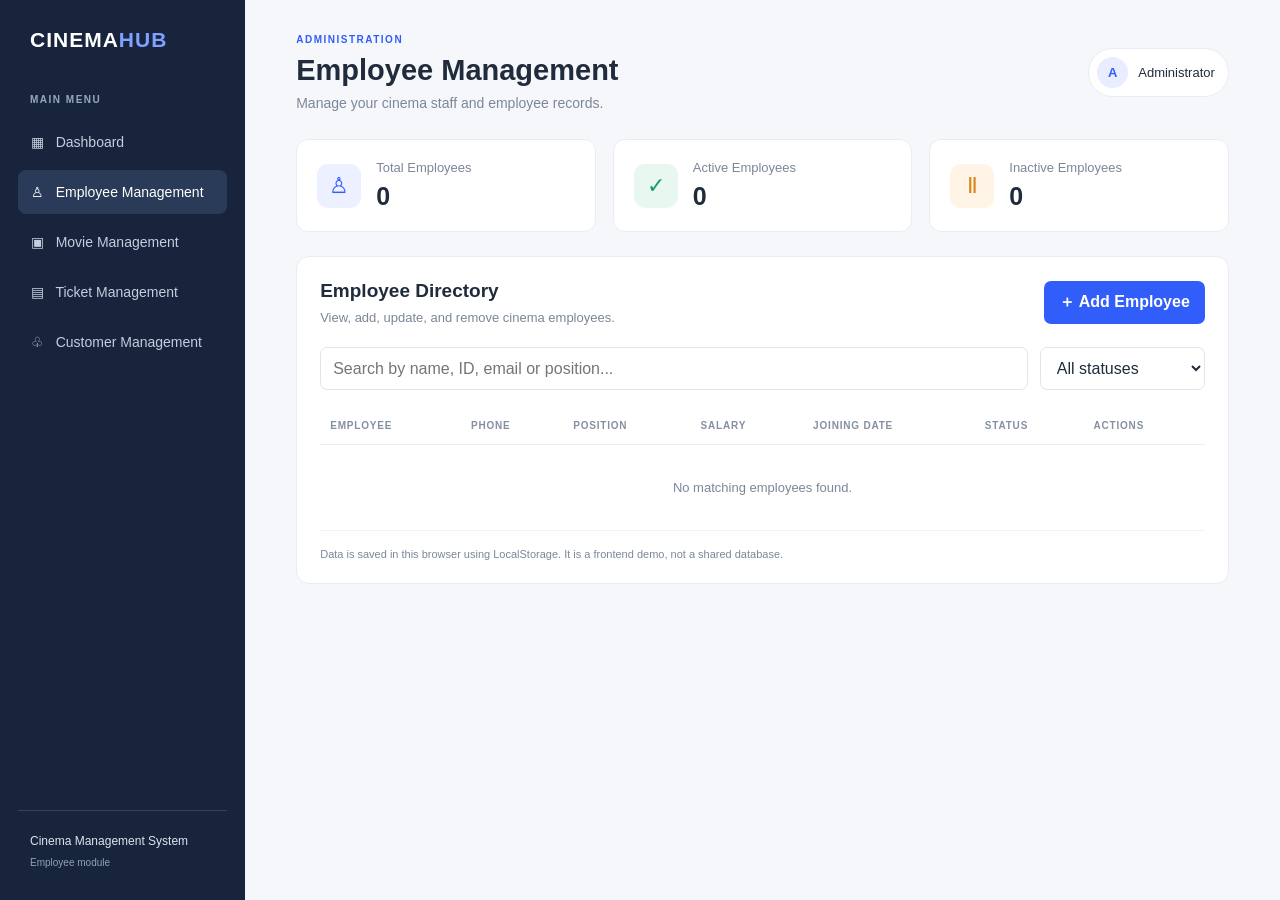
<file: index.html>
<!DOCTYPE html>
<html lang="en">
<head>
  <meta charset="UTF-8">
  <meta name="viewport" content="width=device-width, initial-scale=1.0">
  <title>Cinema Management - Employee Module</title>
  <link rel="stylesheet" href="style.css">
</head>
<body>
  <aside class="sidebar">
    <div class="brand">CINEMA<span>HUB</span></div>
    <p class="menu-label">MAIN MENU</p>
    <a class="nav-link" href="#" aria-label="Dashboard">▦ &nbsp; Dashboard</a>
    <a class="nav-link active" href="#">♙ &nbsp; Employee Management</a>
    <a class="nav-link" href="#">▣ &nbsp; Movie Management</a>
    <a class="nav-link" href="#">▤ &nbsp; Ticket Management</a>
    <a class="nav-link" href="#">♧ &nbsp; Customer Management</a>
    <div class="sidebar-note">Cinema Management System<br><small>Employee module</small></div>
  </aside>

  <main class="main">
    <header class="topbar">
      <div>
        <p class="eyebrow">ADMINISTRATION</p>
        <h1>Employee Management</h1>
        <p class="subheading">Manage your cinema staff and employee records.</p>
      </div>
      <div class="admin-chip"><span class="avatar">A</span><span>Administrator</span></div>
    </header>

   <section class="stats">
      <article class="stat-card"><div class="stat-icon blue">♙</div><div><p>Total Employees</p><strong id="totalEmployees">0</strong></div></article>
      <article class="stat-card"><div class="stat-icon green">✓</div><div><p>Active Employees</p><strong id="activeEmployees">0</strong></div></article>
      <article class="stat-card"><div class="stat-icon orange">Ⅱ</div><div><p>Inactive Employees</p><strong id="inactiveEmployees">0</strong></div></article>
    </section> 
	

    <section class="panel">
      <div class="panel-heading">
        <div><h2>Employee Directory</h2><p>View, add, update, and remove cinema employees.</p></div>
        <button class="primary-btn" id="addEmployeeBtn">＋ Add Employee</button>
      </div>
      <div class="toolbar">
        <input id="searchInput" type="search" placeholder="Search by name, ID, email or position..." aria-label="Search employees">
        <select id="statusFilter" aria-label="Filter by status">
          <option value="all">All statuses</option>
          <option value="Active">Active</option>
          <option value="Inactive">Inactive</option>
        </select>
      </div>
      <div class="table-wrap">
        <table>
          <thead><tr><th>EMPLOYEE</th><th>PHONE</th><th>POSITION</th><th>SALARY</th><th>JOINING DATE</th><th>STATUS</th><th>ACTIONS</th></tr></thead>
          <tbody id="employeeTable">
            <tr><td colspan="7" class="empty">No employees yet. Select “Add Employee” to create your first record.</td></tr>
          </tbody>
        </table>
      </div>
      <p class="footnote">Data is saved in this browser using LocalStorage. It is a frontend demo, not a shared database.</p>
    </section>
  </main>

  <dialog id="employeeDialog">
    <form id="employeeForm">
      <div class="dialog-heading"><div><p class="eyebrow">EMPLOYEE RECORD</p><h2 id="dialogTitle">Add Employee</h2></div><button type="button" class="close-btn" id="closeDialog" aria-label="Close">×</button></div>
      <input type="hidden" id="employeeId">
      <div class="form-grid">
        <label>Full name *<input id="name" required maxlength="60" placeholder="e.g. Rahim Ahmed"></label>
        <label>Phone number *<input id="phone" required type="tel" maxlength="20" placeholder="01XXXXXXXXX"></label>
        <label>Email address *<input id="email" required type="email" maxlength="80" placeholder="name@example.com"></label>
        <label>Position *
          <select id="position" required>
            <option value="">Select position</option>
            <option>Manager</option><option>Ticket Seller</option><option>Cashier</option>
            <option>Security Guard</option><option>Projectionist</option><option>Cleaner</option><option>Customer Support</option>
          </select>
        </label>
        <label>Monthly salary (৳) *<input id="salary" required type="number" min="0" step="1" placeholder="e.g. 18000"></label>
        <label>Joining date *<input id="joiningDate" required type="date"></label>
        <label>Status
          <select id="status"><option>Active</option><option>Inactive</option></select>
        </label>
      </div>
      <div class="dialog-actions"><button type="button" class="secondary-btn" id="cancelBtn">Cancel</button><button type="submit" class="primary-btn">Save Employee</button></div>
    </form>
  </dialog>
  <script src="script.js"></script>
</body>
</html>
</file>
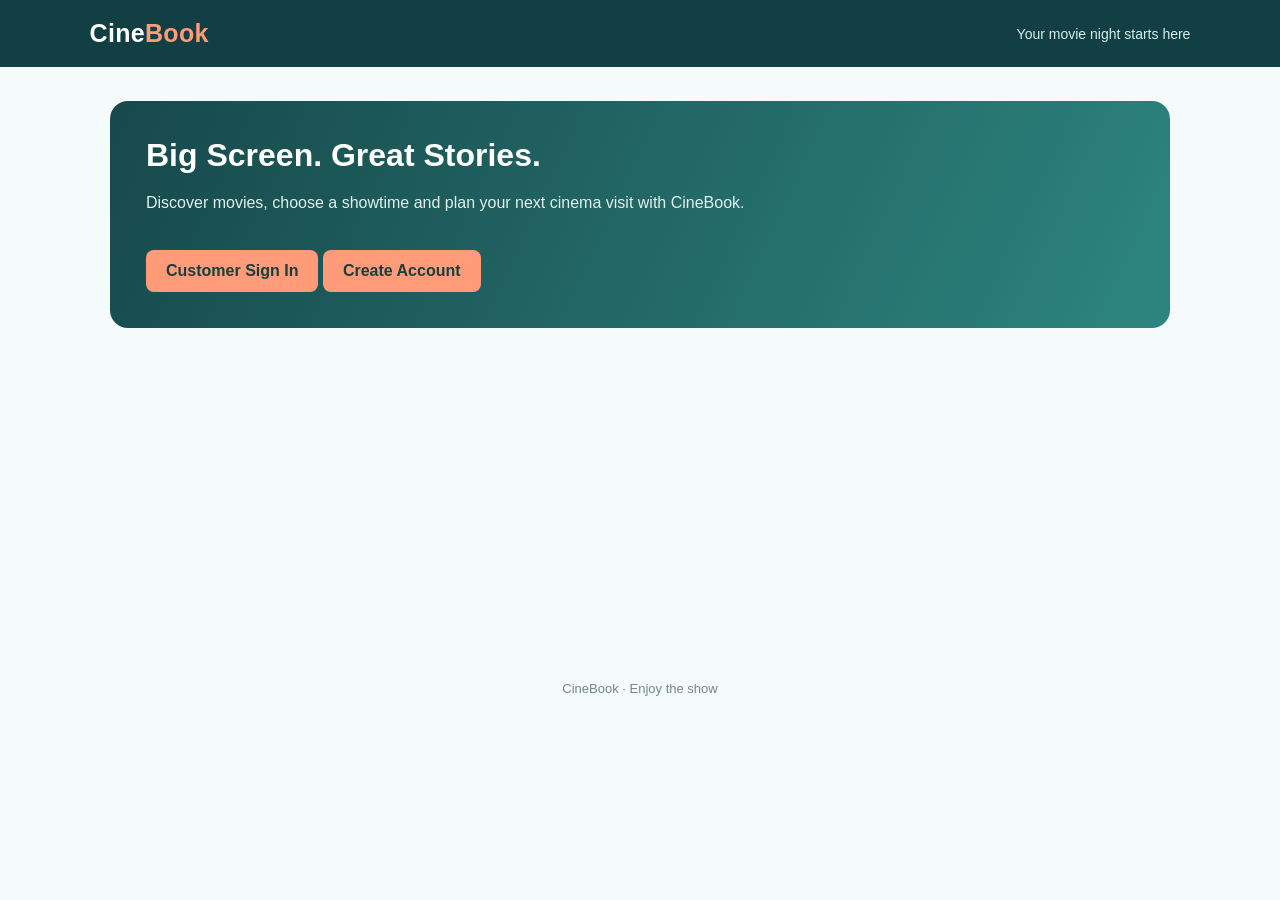
<file: Customer_cinema/index.html>
<!DOCTYPE html>
<html lang="en">

<head>
    <meta charset="UTF-8">
    <meta name="viewport" content="width=device-width, initial-scale=1.0">

    <title>CineBook Customer</title>

    <link rel="stylesheet" href="Design/customer-style.css">
</head>

<body>

    <header>

        <a class="brand" href="index.html">
            Cine<span>Book</span>
        </a>

        <span class="tagline">Your movie night starts here</span>

    </header>

    <main>

        <section class="hero">

            <h1>Big Screen. Great Stories.</h1>

            <p>
                Discover movies, choose a showtime and plan your next cinema visit with CineBook.
            </p>

            <a class="button" href="Customer/CustomerLogin.html">
                Customer Sign In
            </a>

            <a class="button" href="Customer/CustomerRegistration.html">
                Create Account
            </a>

        </section>


    </main>

    <footer>
        CineBook · Enjoy the show
    </footer>

</body>

</html>
</file>
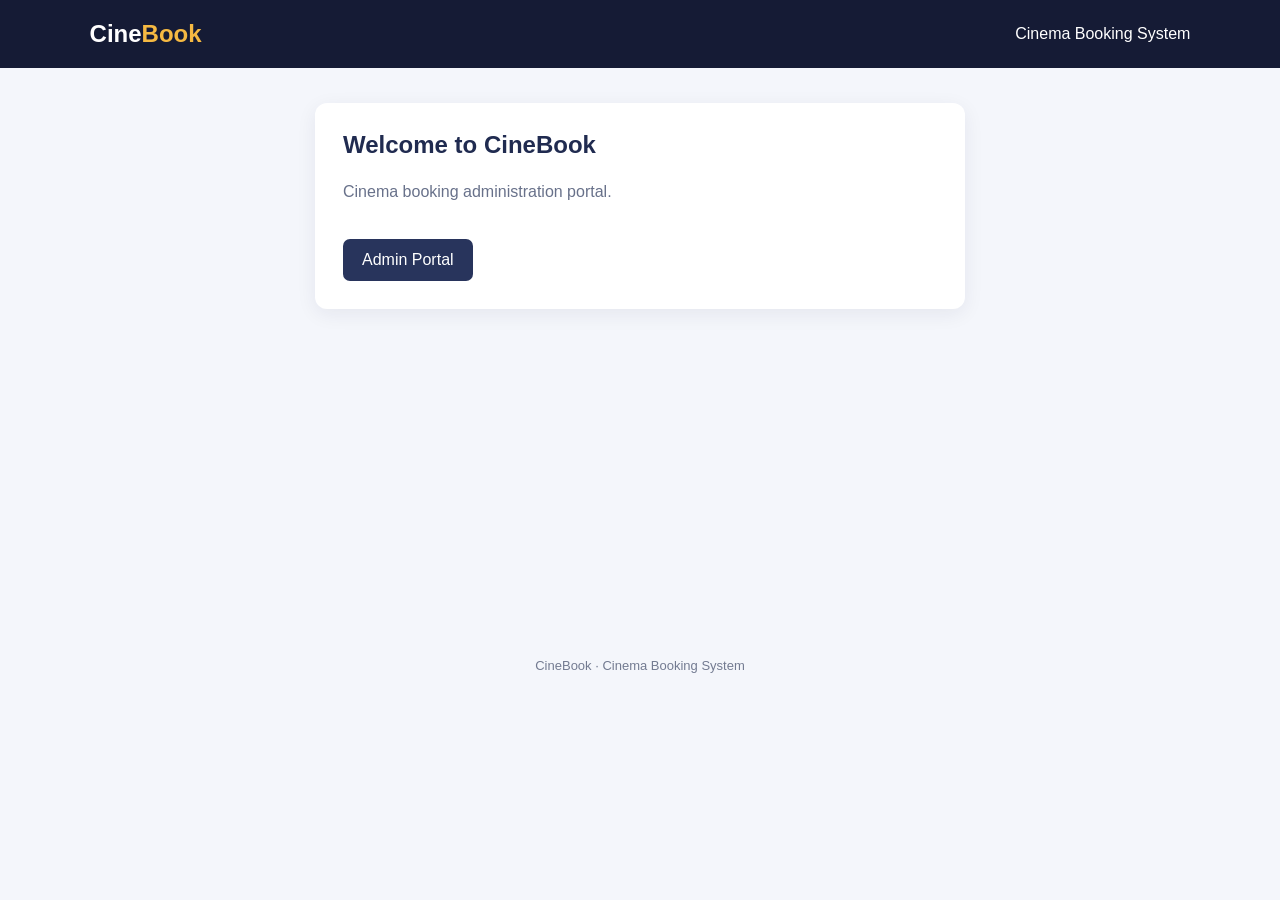
<file: ALl Information/ADMIN/index.html>
<!doctype html>
<html lang="en">
    <head>
        <meta charset="utf-8">
        <meta name="viewport" content="width=device-width,initial-scale=1">
        <title>CineBook</title>
        <link rel="stylesheet" href="Design/Style.css">
    </head>
    <body>
        <header>
            <a class="brand" href="index.html">Cine<span>Book</span></a>
            <span>Cinema Booking System</span>
        </header>
        <main>
            <section class="panel">
                <h1>Welcome to CineBook</h1>
                <p class="muted">Cinema booking administration portal.</p>
                <a class="button" href="Admin/AdminLogin.html">Admin Portal</a>
            </section>
        </main>
        <footer>CineBook · Cinema Booking System</footer>
    </body>
    </html>
</file>
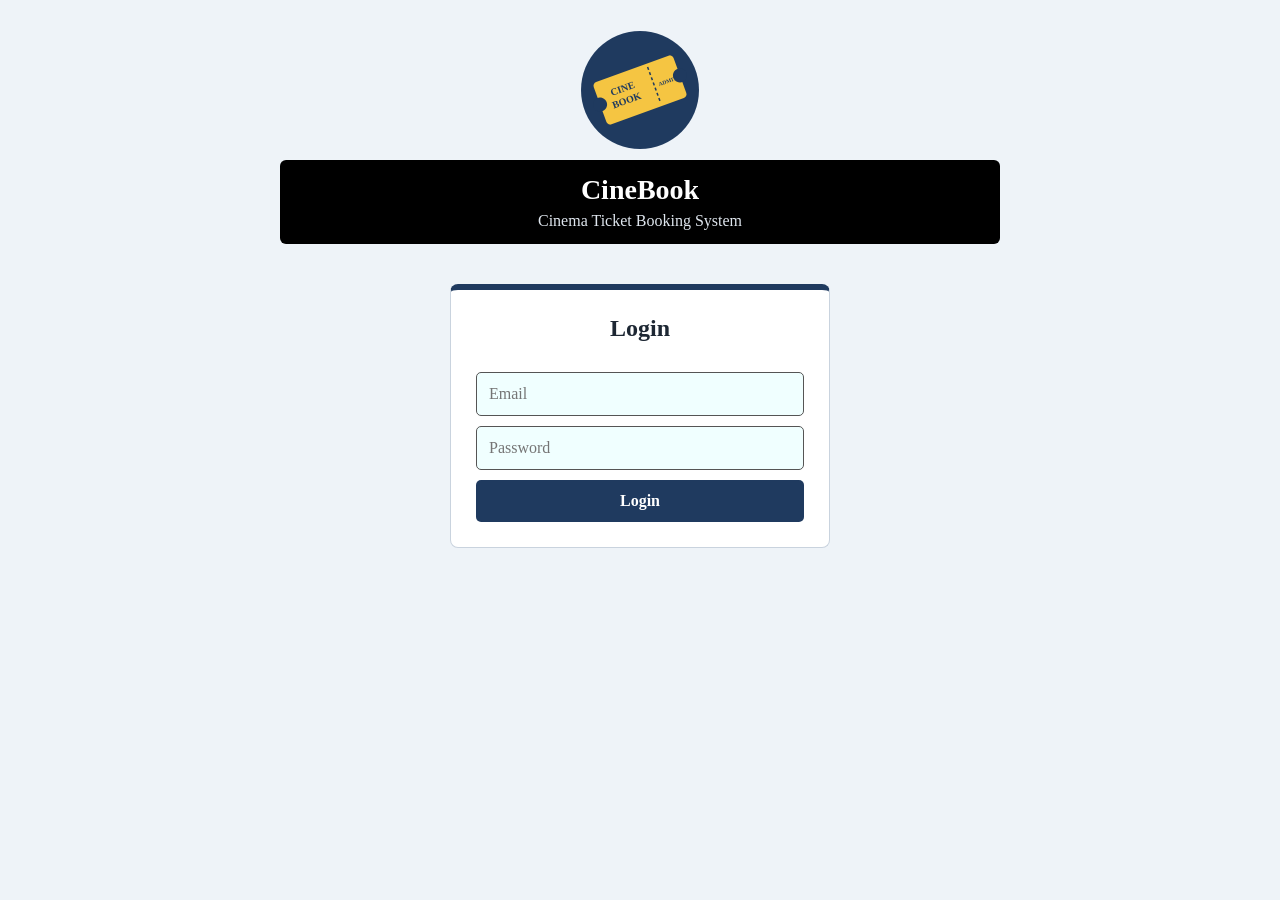
<file: CineBook-manager/CineBook (3)/CineBook/index.html>
<!DOCTYPE html>
<html lang="en-US">
    <head>
        <meta charset="UTF-8">
        <meta name="viewport" content="width=device-width, initial-scale=1.0">
        <title>CineBook - Login</title>
        <link rel="stylesheet" href="Design/Style.css">
        <script src="JS/Login.js"></script>
    </head>

    <body>
        <img src="Images/ticket.png" id="logo" alt="CineBook Ticket">

        <div class="header">
            <h1>CineBook</h1>
            <p>Cinema Ticket Booking System</p>
        </div>

        
        <div class="login-box">
            <h2>Login</h2>

            <form onsubmit="return validateLoginForm()" novalidate>
                <input type="email" id="Email" placeholder="Email">
                <p class="error" id="EmailError"></p>

                <input type="password" id="Password" placeholder="Password">
                <p class="error" id="PasswordError"></p>

                <p id="ResultText"></p>

                <input type="submit" id="submit" value="Login">
            </form>
        </div>
    </body>
</html>
</file>
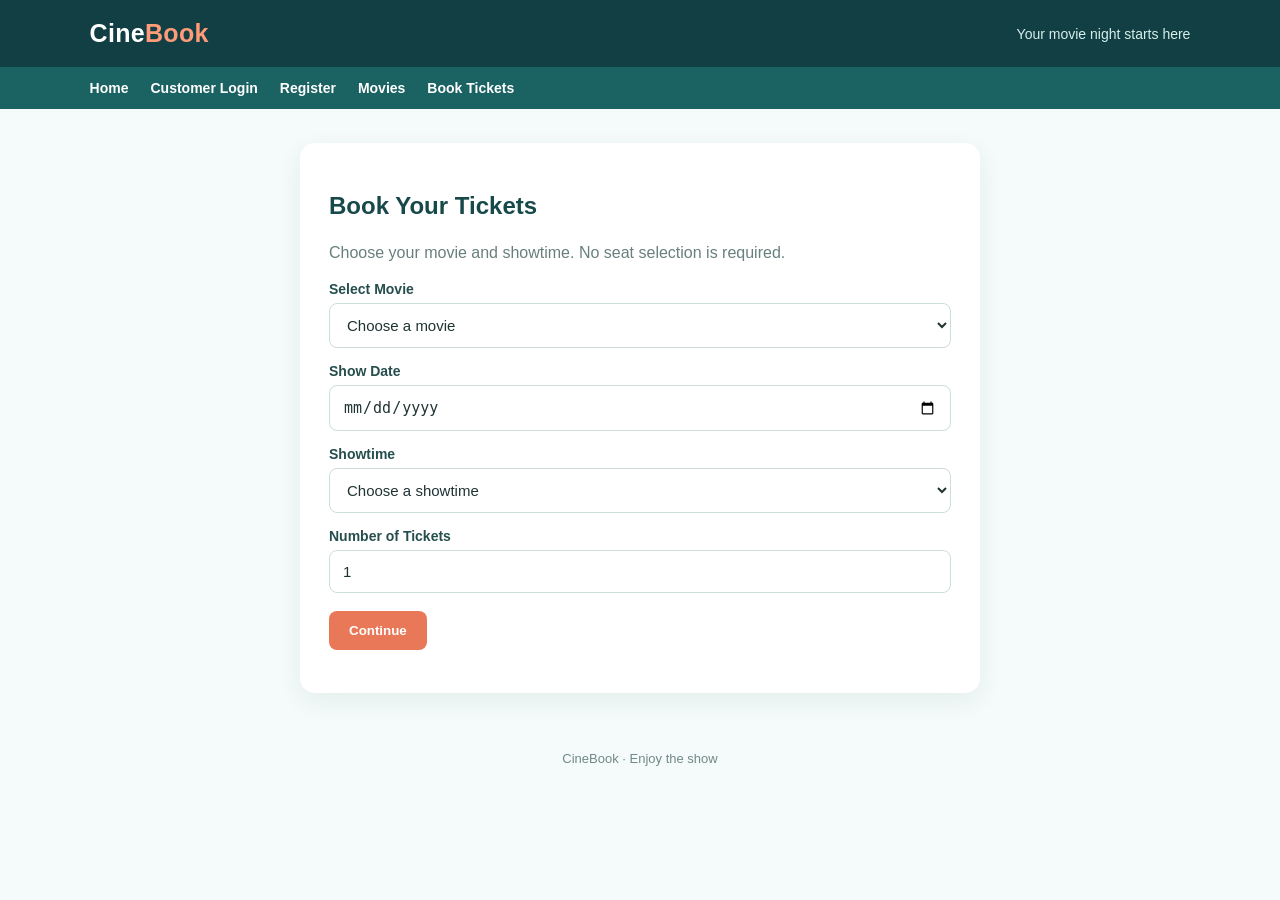
<file: Customer_cinema/Customer/Booking.html>
<!DOCTYPE html>
<html lang="en">

<head>
    <meta charset="UTF-8">
    <meta name="viewport" content="width=device-width, initial-scale=1.0">

    <title>Book Tickets | CineBook</title>

    <link rel="stylesheet" href="../Design/customer-style.css">
    <link rel="stylesheet" href="CSS/customer.css">
</head>

<body>

    <header>

        <a class="brand" href="../index.html">
            Cine<span>Book</span>
        </a>

        <span class="tagline">Your movie night starts here</span>

    </header>

    <nav>
        <a href="../index.html">Home</a>
        <a href="CustomerLogin.html">Customer Login</a>
        <a href="CustomerRegistration.html">Register</a>
        <a href="Movies.html">Movies</a>
        <a href="Booking.html">Book Tickets</a>
    </nav>

    <main>

        <section class="panel">

            <h1>Book Your Tickets</h1>

            <p class="muted">
                Choose your movie and showtime. No seat selection is required.
            </p>

            <form id="bookingForm">

                <label for="movie">Select Movie</label>

                <select id="movie" required>
                    <option value="">Choose a movie</option>
                    <option>Your Name</option>
                    <option>Titanic</option>
                    <option>The Wild Robot</option>
                    <option>Murgi Chor</option>
                    <option>Frozen II</option>
                    <option>Mulan</option>
                </select>

                <label for="showDate">Show Date</label>

                <input
                    id="showDate"
                    type="date"
                    required
                >

                <label for="showTime">Showtime</label>

                <select id="showTime" required>
                    <option value="">Choose a showtime</option>
                    <option>11:00 AM</option>
                    <option>2:00 PM</option>
                    <option>5:00 PM</option>
                    <option>8:00 PM</option>
                </select>

                <label for="quantity">Number of Tickets</label>

                <input
                    id="quantity"
                    type="number"
                    min="1"
                    max="10"
                    value="1"
                    required
                >

                <button type="submit">Continue</button>

                <div id="message" class="message"></div>

            </form>

        </section>

    </main>

    <footer>
        CineBook · Enjoy the show
    </footer>

    <script src="JS/customer.js"></script>

</body>

</html>
</file>
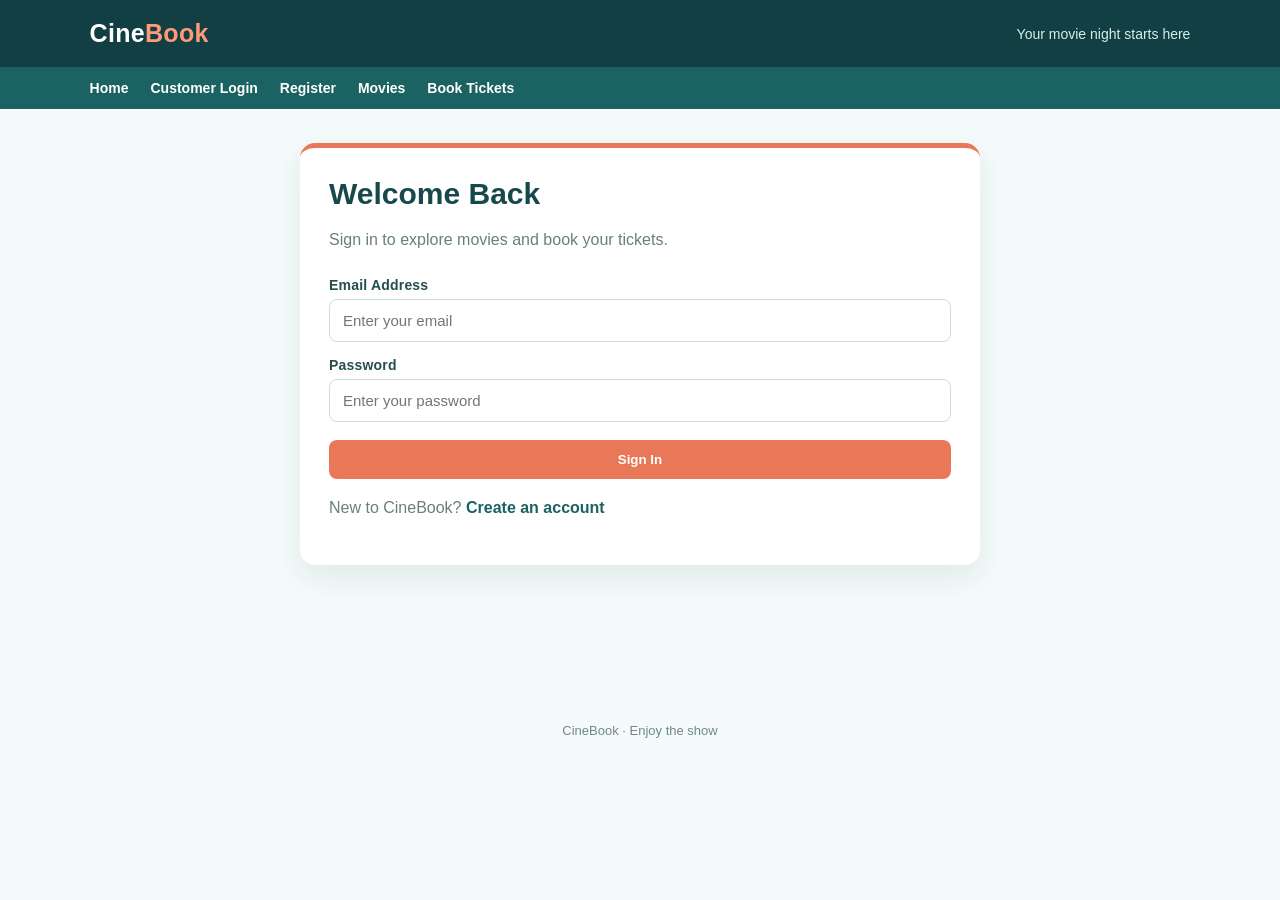
<file: Customer_cinema/Customer/CustomerLogin.html>
<!DOCTYPE html>
<html lang="en">

<head>
    <meta charset="UTF-8">
    <meta name="viewport" content="width=device-width, initial-scale=1.0">

    <title>Customer Login | CineBook</title>

    <link rel="stylesheet" href="../Design/customer-style.css">
    <link rel="stylesheet" href="CSS/customer.css">
</head>

<body>

    <header>
        <a class="brand" href="../index.html">
            Cine<span>Book</span>
        </a>

        <span class="tagline">Your movie night starts here</span>
    </header>

    <nav>
        <a href="../index.html">Home</a>
        <a href="CustomerLogin.html">Customer Login</a>
        <a href="CustomerRegistration.html">Register</a>
        <a href="Movies.html">Movies</a>
        <a href="Booking.html">Book Tickets</a>
    </nav>

    <main>

        <section class="panel customer-login-panel">

            <h1>Welcome Back</h1>

            <p class="muted">
                Sign in to explore movies and book your tickets.
            </p>

            <form id="customerLoginForm">

                <label for="email">Email Address</label>
                <input
                    id="email"
                    type="email"
                    required
                    placeholder="Enter your email"
                >

                <label for="password">Password</label>
                <input
                    id="password"
                    type="password"
                    required
                    placeholder="Enter your password"
                >

                <button type="submit">Sign In</button>

                <div id="message" class="message"></div>

            </form>

            <p class="muted">
                New to CineBook?
                <a href="CustomerRegistration.html">Create an account</a>
            </p>

        </section>

    </main>

    <footer>
        CineBook · Enjoy the show
    </footer>

    <script src="JS/customer.js"></script>

</body>

</html>
</file>
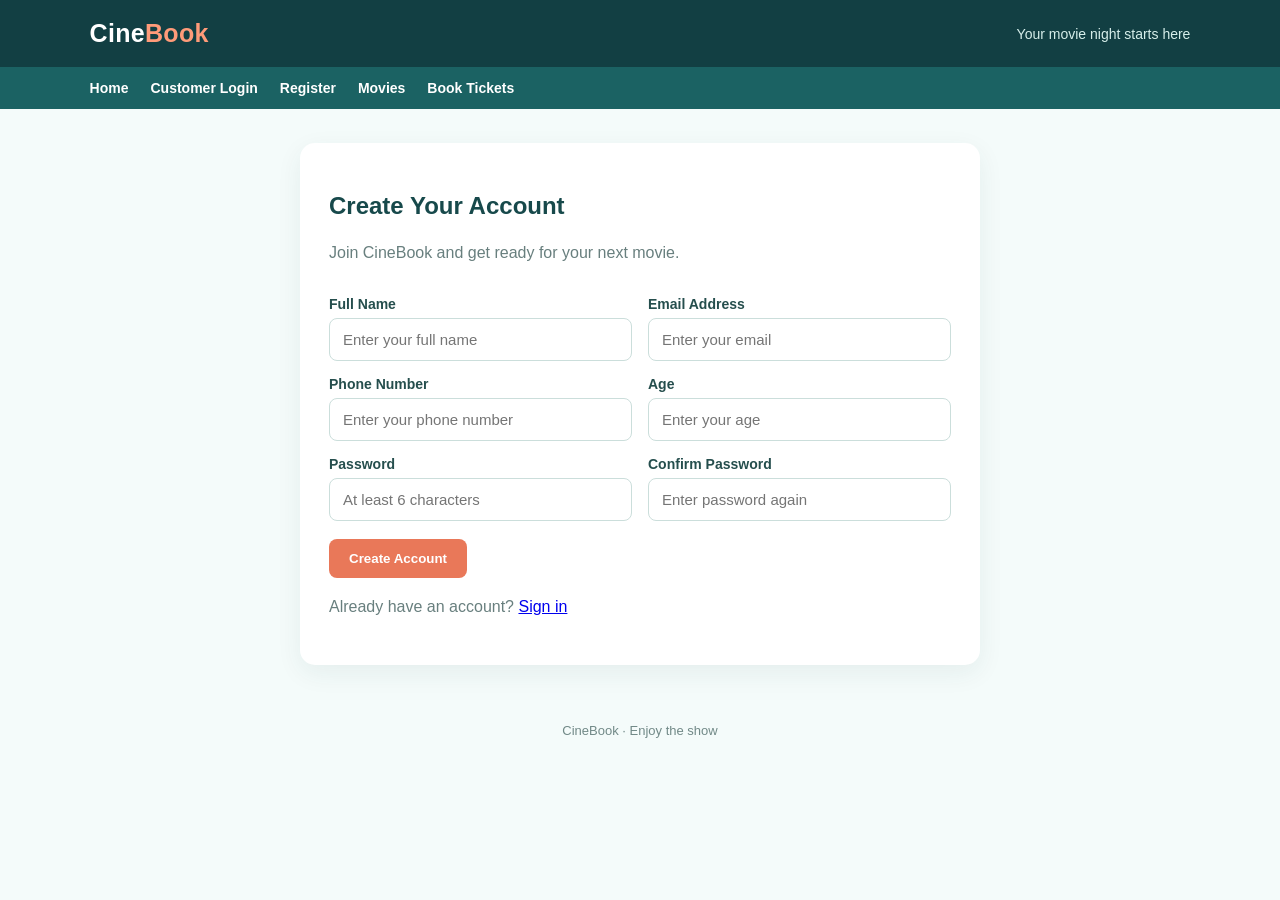
<file: Customer_cinema/Customer/CustomerRegistration.html>
<!doctype html>
<html lang="en"><head><meta charset="utf-8"><meta name="viewport" content="width=device-width,initial-scale=1">
<title>Customer Registration | CineBook</title>
<link rel="stylesheet" href="../Design/customer-style.css">
<link rel="stylesheet" href="CSS/customer.css"></head>
<body><header><a class="brand" href="../index.html">Cine<span>Book</span></a><span class="tagline">Your movie night starts here</span></header>
<nav><a href="../index.html">Home</a><a href="CustomerLogin.html">Customer Login</a><a href="CustomerRegistration.html">Register</a><a href="Movies.html">Movies</a><a href="Booking.html">Book Tickets</a></nav><main>
<section class="panel"><h1>Create Your Account</h1><p class="muted">Join CineBook and get ready for your next movie.</p>
<form id="customerRegisterForm"><div class="form-grid">
<div><label for="fullName">Full Name</label><input id="fullName" required placeholder="Enter your full name"></div>
<div><label for="email">Email Address</label><input id="email" type="email" required placeholder="Enter your email"></div>
<div><label for="phone">Phone Number</label><input id="phone" type="tel" required placeholder="Enter your phone number"></div>
<div><label for="age">Age</label><input id="age" type="number" min="1" max="120" required placeholder="Enter your age"></div>
<div><label for="password">Password</label><input id="password" type="password" minlength="6" required placeholder="At least 6 characters"></div>
<div><label for="confirmPassword">Confirm Password</label><input id="confirmPassword" type="password" required placeholder="Enter password again"></div>
</div><button type="submit">Create Account</button><div id="message" class="message"></div></form>
<p class="muted">Already have an account? <a href="CustomerLogin.html">Sign in</a></p>
</section></main><footer>CineBook · Enjoy the show</footer>
<script src="JS/customer.js"></script></body></html>
</file>
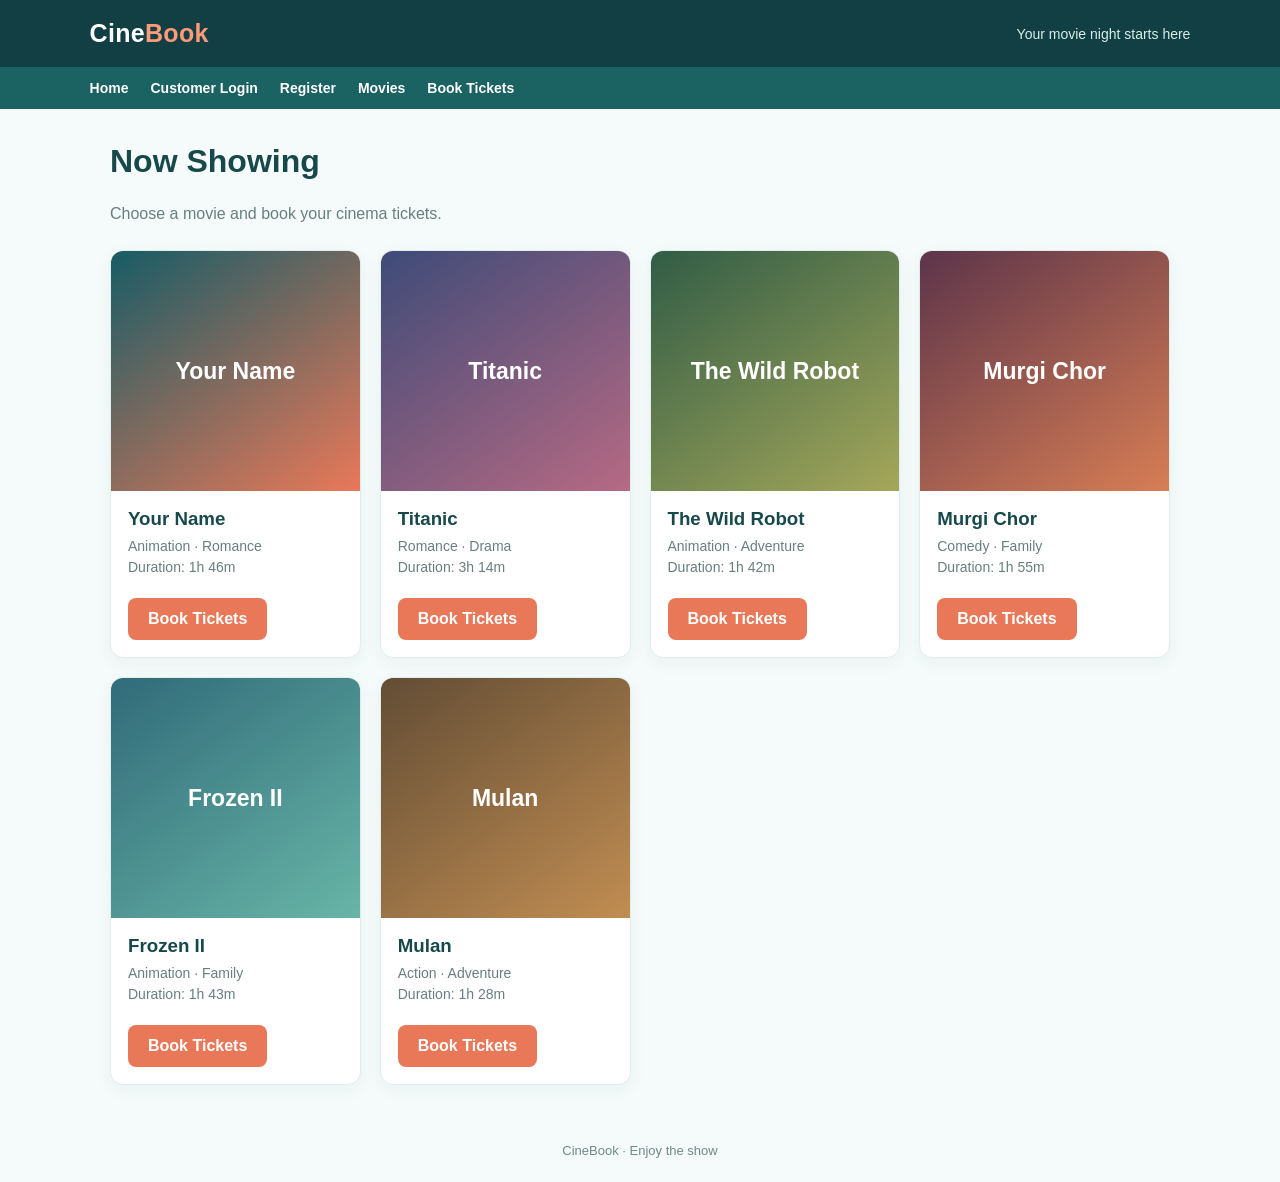
<file: Customer_cinema/Customer/Movies.html>
<!DOCTYPE html>
<html lang="en">

<head>
    <meta charset="UTF-8">
    <meta name="viewport" content="width=device-width, initial-scale=1.0">

    <title>Movies | CineBook</title>

    <link rel="stylesheet" href="../Design/customer-style.css">
    <link rel="stylesheet" href="CSS/customer.css">
</head>

<body>

    <header>
        <a class="brand" href="../index.html">
            Cine<span>Book</span>
        </a>

        <span class="tagline">Your movie night starts here</span>
    </header>

    <nav>
        <a href="../index.html">Home</a>
        <a href="CustomerLogin.html">Customer Login</a>
        <a href="CustomerRegistration.html">Register</a>
        <a href="Movies.html">Movies</a>
        <a href="Booking.html">Book Tickets</a>
    </nav>

    <main>

        <h1>Now Showing</h1>

        <p class="muted">
            Choose a movie and book your cinema tickets.
        </p>

        <div class="cards">

            <!-- Movie 1 -->
            <article class="movie-card">

                <div class="poster p1">Your Name</div>

                <div class="movie-info">
                    <h3>Your Name</h3>
                    <p>Animation · Romance</p>
                    <p>Duration: 1h 46m</p>

                    <a class="button" href="Booking.html">
                        Book Tickets
                    </a>
                </div>

            </article>

            <!-- Movie 2 -->
            <article class="movie-card">

                <div class="poster p2">Titanic</div>

                <div class="movie-info">
                    <h3>Titanic</h3>
                    <p>Romance · Drama</p>
                    <p>Duration: 3h 14m</p>

                    <a class="button" href="Booking.html">
                        Book Tickets
                    </a>
                </div>

            </article>

            <!-- Movie 3 -->
            <article class="movie-card">

                <div class="poster p3">The Wild Robot</div>

                <div class="movie-info">
                    <h3>The Wild Robot</h3>
                    <p>Animation · Adventure</p>
                    <p>Duration: 1h 42m</p>

                    <a class="button" href="Booking.html">
                        Book Tickets
                    </a>
                </div>

            </article>

            <!-- Movie 4 -->
            <article class="movie-card">

                <div class="poster p4">Murgi Chor</div>

                <div class="movie-info">
                    <h3>Murgi Chor</h3>
                    <p>Comedy · Family</p>
                    <p>Duration: 1h 55m</p>

                    <a class="button" href="Booking.html">
                        Book Tickets
                    </a>
                </div>

            </article>

            <!-- Movie 5 -->
            <article class="movie-card">

                <div class="poster p5">Frozen II</div>

                <div class="movie-info">
                    <h3>Frozen II</h3>
                    <p>Animation · Family</p>
                    <p>Duration: 1h 43m</p>

                    <a class="button" href="Booking.html">
                        Book Tickets
                    </a>
                </div>

            </article>

            <!-- Movie 6 -->
            <article class="movie-card">

                <div class="poster p6">Mulan</div>

                <div class="movie-info">
                    <h3>Mulan</h3>
                    <p>Action · Adventure</p>
                    <p>Duration: 1h 28m</p>

                    <a class="button" href="Booking.html">
                        Book Tickets
                    </a>
                </div>

            </article>

        </div>

    </main>

    <footer>
        CineBook · Enjoy the show
    </footer>

    <script src="JS/customer.js"></script>

</body>

</html>
</file>
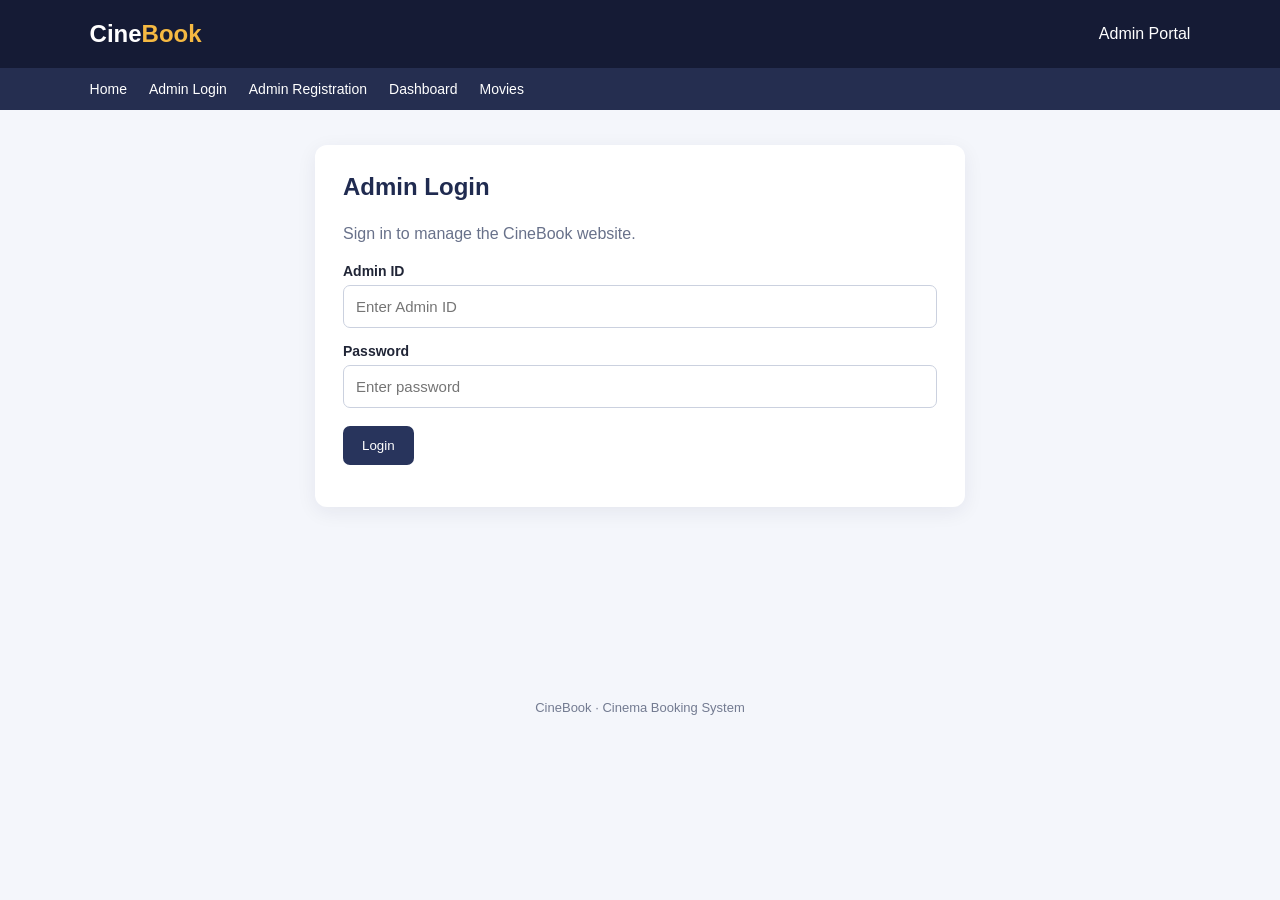
<file: ALl Information/ADMIN/Admin/AdminLogin.html>
<!doctype html>
<html lang="en"><head><meta charset="utf-8"><meta name="viewport" content="width=device-width,initial-scale=1">
<title>Admin Login | CineBook</title><link rel="stylesheet" href="../Design/Style.css"><link rel="stylesheet" href="CSS/admin.css"></head>
<body><header><a class="brand" href="../index.html">Cine<span>Book</span></a><span>Admin Portal</span></header>
<nav><a href="../index.html">Home</a><a href="AdminLogin.html">Admin Login</a><a href="AdminRegistration.html">Admin Registration</a><a href="Dashboard.html">Dashboard</a><a href="ManageMovies.html">Movies</a></nav><main>
<section class="panel"><h1>Admin Login</h1><p class="muted">Sign in to manage the CineBook website.</p>
<form id="adminLoginForm"><label for="adminId">Admin ID</label><input id="adminId" required placeholder="Enter Admin ID">
<label for="adminPassword">Password</label><input id="adminPassword" type="password" required placeholder="Enter password">
<button type="submit">Login</button><div id="message" class="message"></div></form>
</section></main><footer>CineBook · Cinema Booking System</footer>
<script src="JS/admin.js"></script></body></html>
</file>
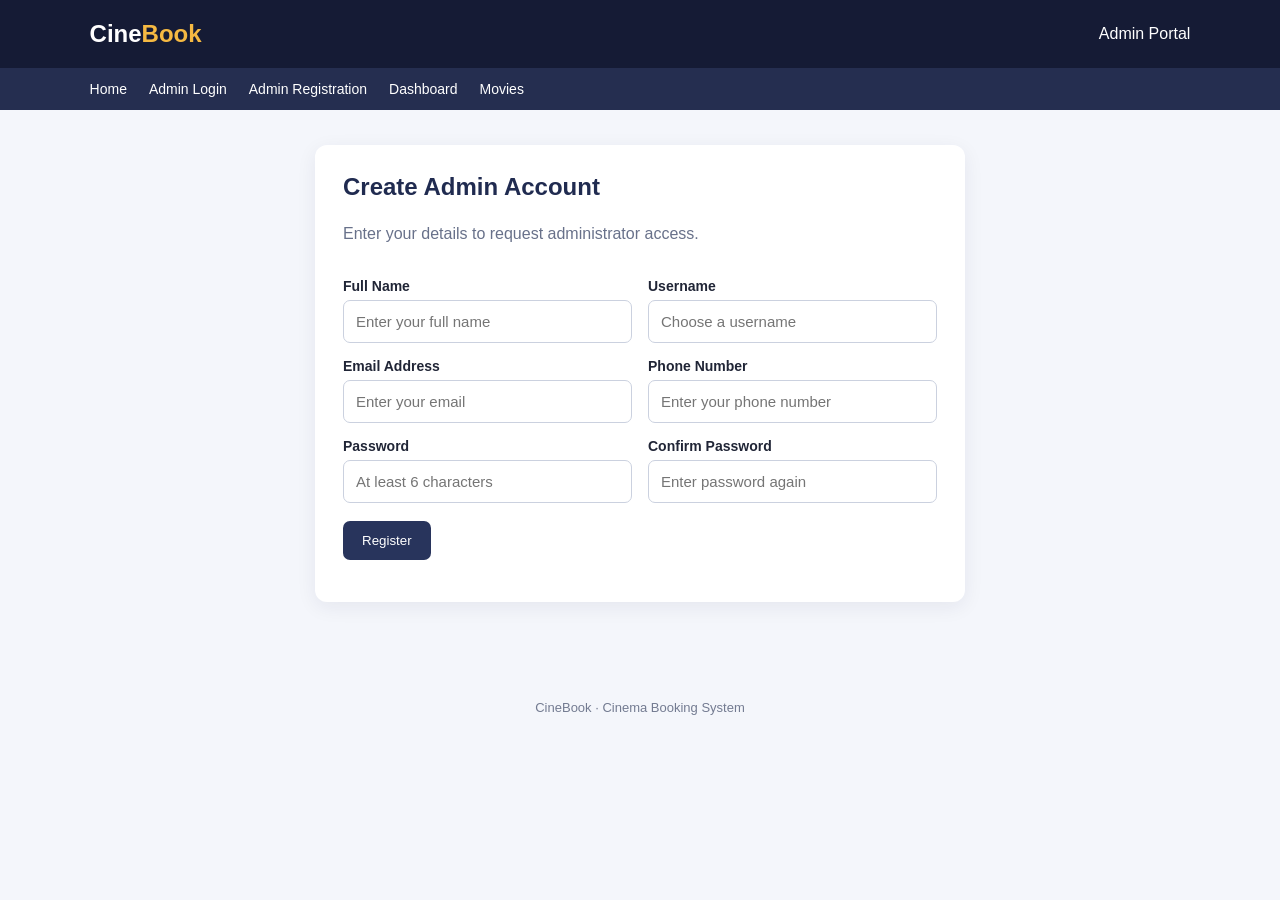
<file: ALl Information/ADMIN/Admin/AdminRegistration.html>
<!doctype html>
<html lang="en"><head><meta charset="utf-8"><meta name="viewport" content="width=device-width,initial-scale=1">
<title>Admin Registration | CineBook</title><link rel="stylesheet" href="../Design/Style.css"><link rel="stylesheet" href="CSS/admin.css"></head>
<body><header><a class="brand" href="../index.html">Cine<span>Book</span></a><span>Admin Portal</span></header>
<nav><a href="../index.html">Home</a><a href="AdminLogin.html">Admin Login</a><a href="AdminRegistration.html">Admin Registration</a><a href="Dashboard.html">Dashboard</a><a href="ManageMovies.html">Movies</a></nav><main>
<section class="panel"><h1>Create Admin Account</h1><p class="muted">Enter your details to request administrator access.</p>
<form id="adminRegisterForm">
<div class="form-grid">
<div><label for="fullName">Full Name</label><input id="fullName" required placeholder="Enter your full name"></div>
<div><label for="username">Username</label><input id="username" required placeholder="Choose a username"></div>
<div><label for="email">Email Address</label><input id="email" type="email" required placeholder="Enter your email"></div>
<div><label for="phone">Phone Number</label><input id="phone" type="tel" required placeholder="Enter your phone number"></div>
<div><label for="password">Password</label><input id="password" type="password" required minlength="6" placeholder="At least 6 characters"></div>
<div><label for="confirmPassword">Confirm Password</label><input id="confirmPassword" type="password" required placeholder="Enter password again"></div>
</div>
<button type="submit">Register</button><div id="message" class="message"></div>
</form>
</section></main><footer>CineBook · Cinema Booking System</footer>
<script src="JS/admin.js"></script></body></html>
</file>
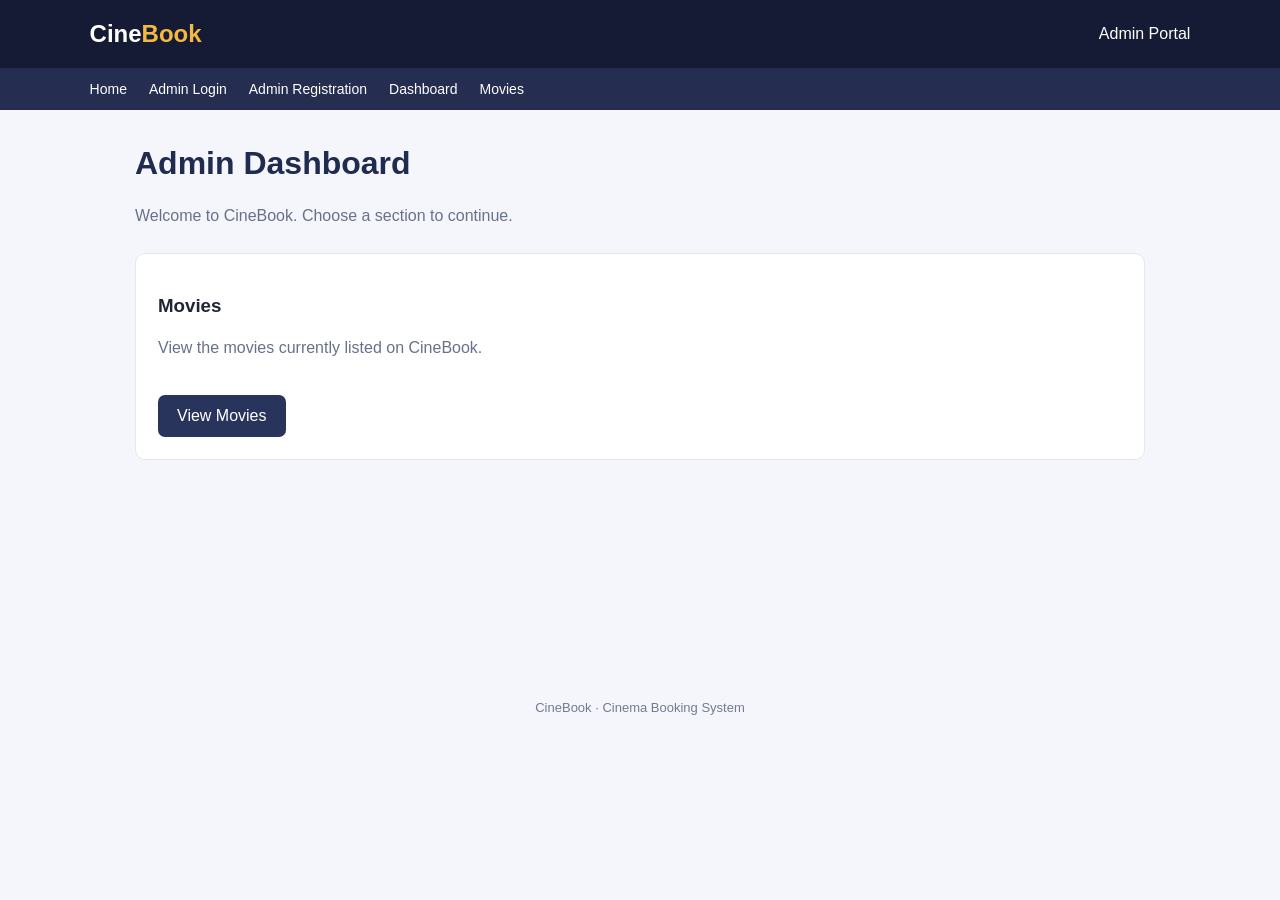
<file: ALl Information/ADMIN/Admin/Dashboard.html>
<!doctype html>
<html lang="en"><head><meta charset="utf-8"><meta name="viewport" content="width=device-width,initial-scale=1">
<title>Dashboard | CineBook</title><link rel="stylesheet" href="../Design/Style.css"><link rel="stylesheet" href="CSS/admin.css"></head>
<body><header><a class="brand" href="../index.html">Cine<span>Book</span></a><span>Admin Portal</span></header>
<nav><a href="../index.html">Home</a><a href="AdminLogin.html">Admin Login</a><a href="AdminRegistration.html">Admin Registration</a><a href="Dashboard.html">Dashboard</a><a href="ManageMovies.html">Movies</a></nav><main>
<h1>Admin Dashboard</h1><p class="muted">Welcome to CineBook. Choose a section to continue.</p>
<div class="tiles"><div class="tile"><h3>Movies</h3><p class="muted">View the movies currently listed on CineBook.</p><a class="button" href="ManageMovies.html">View Movies</a></div></div>
</main><footer>CineBook · Cinema Booking System</footer>
<script src="JS/admin.js"></script></body></html>
</file>
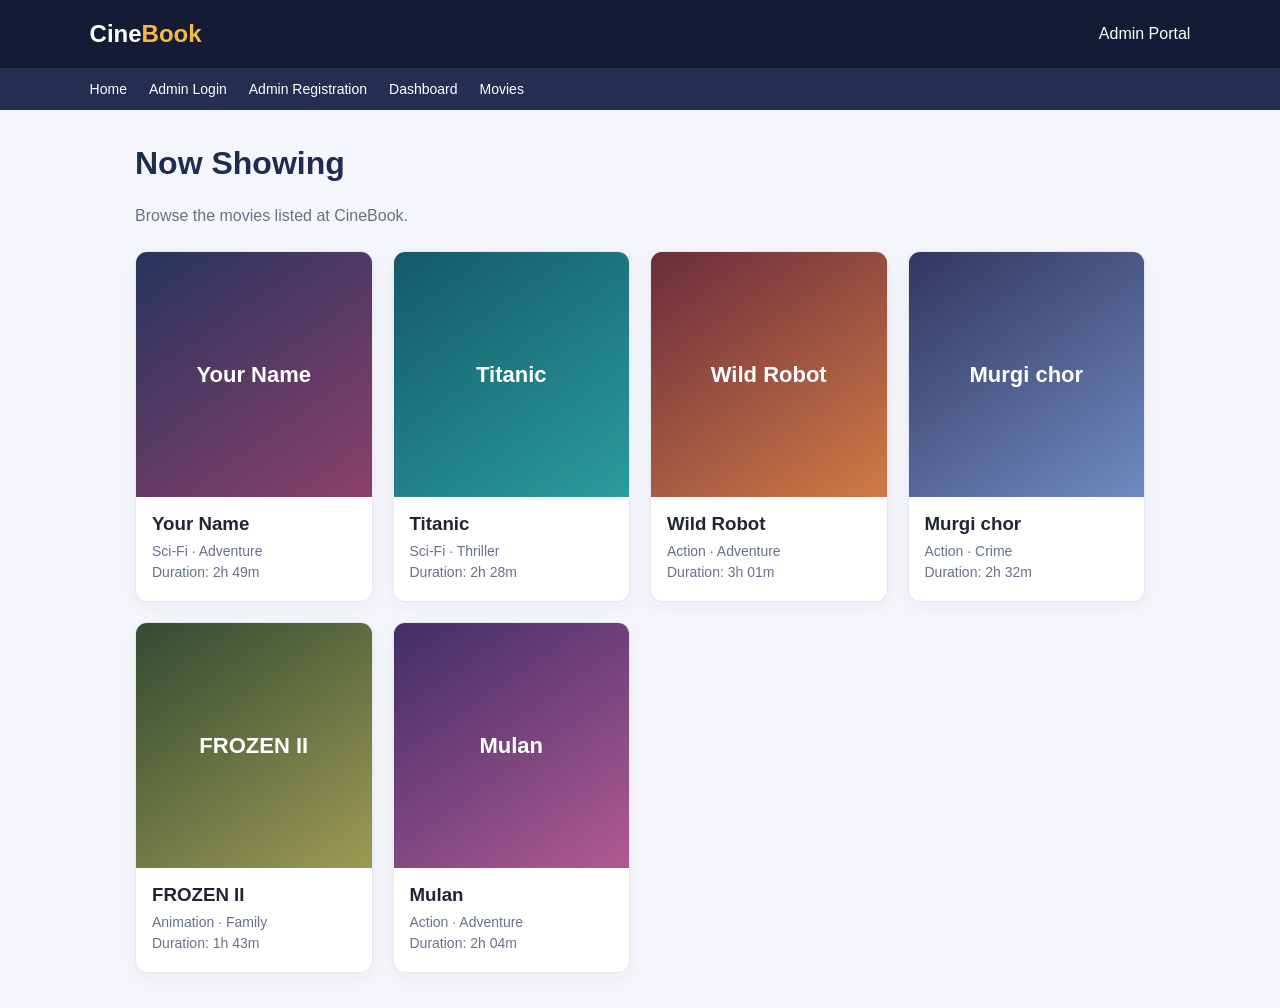
<file: ALl Information/ADMIN/Admin/ManageMovies.html>
<!doctype html>
<html lang="en"><head><meta charset="utf-8"><meta name="viewport" content="width=device-width,initial-scale=1">
<title>Movies | CineBook</title>
<link rel="stylesheet" href="../Design/Style.css">
<link rel="stylesheet" href="CSS/admin.css"></head>
<body><header><a class="brand" href="../index.html">Cine<span>Book</span></a><span>Admin Portal</span></header>
<nav><a href="../index.html">Home</a><a href="AdminLogin.html">Admin Login</a><a href="AdminRegistration.html">Admin Registration</a><a href="Dashboard.html">Dashboard</a><a href="ManageMovies.html">Movies</a></nav><main>
<h1>Now Showing</h1><p class="muted">Browse the movies listed at CineBook.</p>
<div class="movie-grid"><article class="movie-card">
<div class="poster p1">Your Name</div>
<div class="movie-info"><h3>Your Name</h3><p>Sci-Fi · Adventure</p><p>Duration: 2h 49m</p></div></article>
<article class="movie-card">
<div class="poster p2">Titanic</div>
<div class="movie-info"><h3>Titanic</h3><p>Sci-Fi · Thriller</p>
<p>Duration: 2h 28m</p></div></article>
<article class="movie-card">
<div class="poster p3">Wild Robot</div>
<div class="movie-info"><h3>Wild Robot</h3>
<p>Action · Adventure</p>
<p>Duration: 3h 01m</p></div></article>
<article class="movie-card">
<div class="poster p4">Murgi chor</div>
<div class="movie-info"><h3>Murgi chor</h3>
<p>Action · Crime</p>
<p>Duration: 2h 32m</p></div></article>
<article class="movie-card"><div class="poster p5">FROZEN II</div>
<div class="movie-info"><h3>FROZEN II</h3><p>Animation · Family</p>
<p>Duration: 1h 43m</p></div></article>
<article class="movie-card">
<div class="poster p6">Mulan</div>
<div class="movie-info"><h3>Mulan</h3>
<p>Action · Adventure</p><p>Duration: 2h 04m</p>
</div>
</article>
</div>
</main>
<script src="JS/admin.js">
</script>
</body>
</html>
</file>
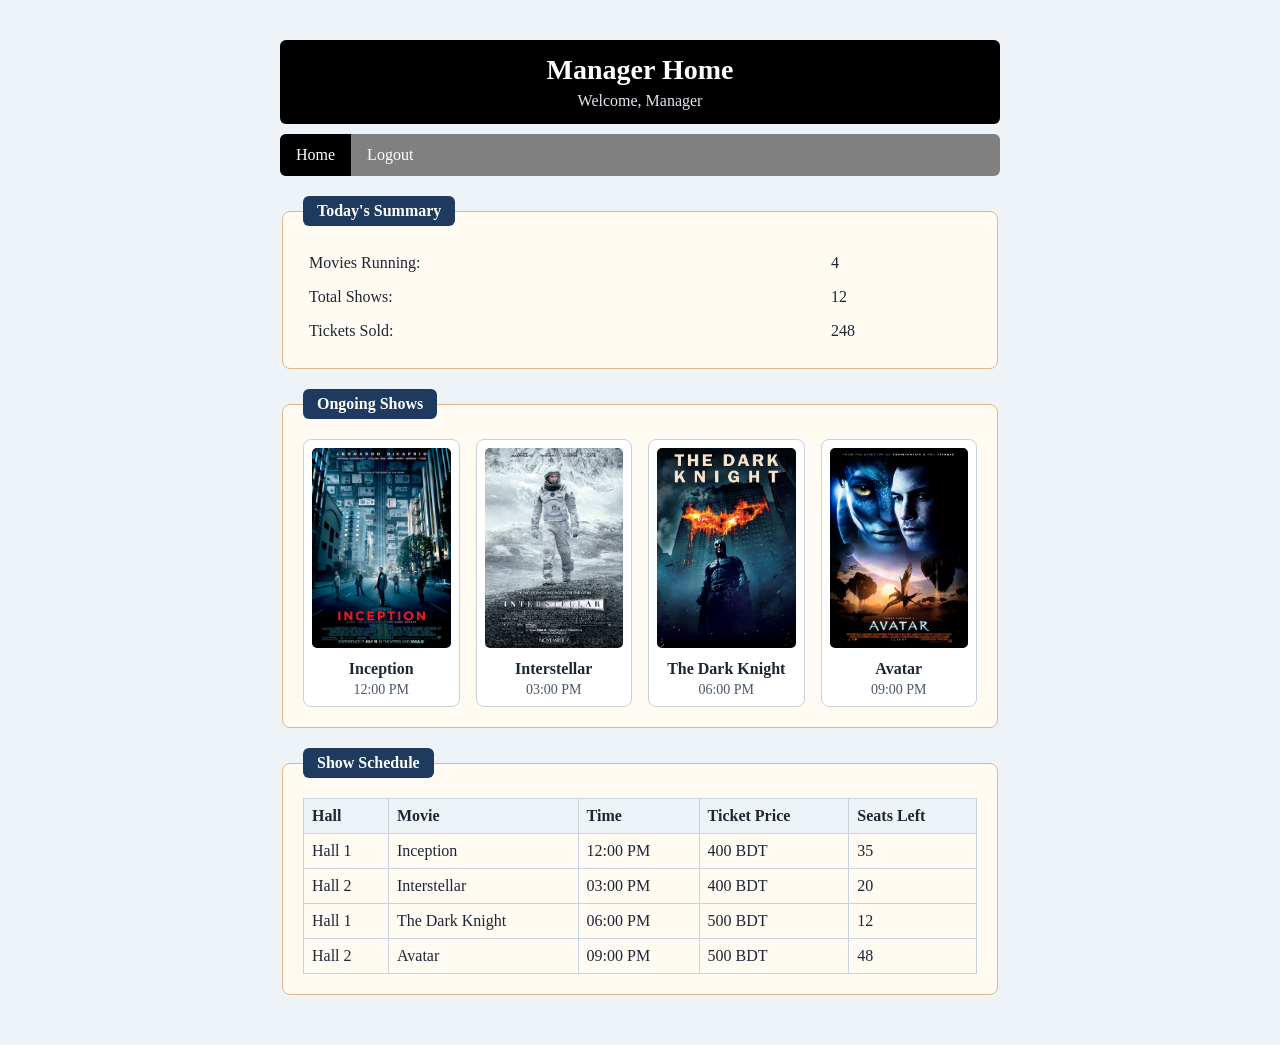
<file: CineBook-manager/CineBook (3)/CineBook/Page/ManagerHome.html>
<!DOCTYPE html>
<html lang="en-US">
    <head>
        <meta charset="UTF-8">
        <meta name="viewport" content="width=device-width, initial-scale=1.0">
        <title>Manager Home</title>
        <link rel="stylesheet" href="../Design/Style.css">
        <script src="../JS/Manager.js"></script>
    </head>

    <body>
        <div class="header">
            <h1>Manager Home</h1>
            <p>Welcome, Manager</p>
        </div>

        <div class="topnav">
            <a href="ManagerHome.html" class="active">Home</a>
            <a href="../index.html" onclick="return logout()">Logout</a>
        </div>

        <fieldset>
            <legend>Today's Summary</legend>
            <table>
                <tr>
                    <td>Movies Running:</td>
                    <td>4</td>
                </tr>
                <tr>
                    <td>Total Shows:</td>
                    <td>12</td>
                </tr>
                <tr>
                    <td>Tickets Sold:</td>
                    <td>248</td>
                </tr>
            </table>
        </fieldset>

        <fieldset>
            <legend>Ongoing Shows</legend>
            <div class="movie-grid">

                <div class="movie">
                    <img src="../Images/inception.jpg" alt="Inception">
                    <h3>Inception</h3>
                    <p>12:00 PM</p>
                </div>

                <div class="movie">
                    <img src="../Images/interstellar.jpg" alt="Interstellar">
                    <h3>Interstellar</h3>
                    <p>03:00 PM</p>
                </div>

                <div class="movie">
                    <img src="../Images/darkknight.jpg" alt="The Dark Knight">
                    <h3>The Dark Knight</h3>
                    <p>06:00 PM</p>
                </div>

                <div class="movie">
                    <img src="../Images/avatar.jpg" alt="Avatar">
                    <h3>Avatar</h3>
                    <p>09:00 PM</p>
                </div>

            </div>
        </fieldset>
        <fieldset>
            <legend>Show Schedule</legend>
            <table class="list">
                <tr>
                    <th>Hall</th>
                    <th>Movie</th>
                    <th>Time</th>
                    <th>Ticket Price</th>
                    <th>Seats Left</th>
                </tr>
                <tr>
                    <td>Hall 1</td>
                    <td>Inception</td>
                    <td>12:00 PM</td>
                    <td>400 BDT</td>
                    <td>35</td>
                </tr>
                <tr>
                    <td>Hall 2</td>
                    <td>Interstellar</td>
                    <td>03:00 PM</td>
                    <td>400 BDT</td>
                    <td>20</td>
                </tr>
                <tr>
                    <td>Hall 1</td>
                    <td>The Dark Knight</td>
                    <td>06:00 PM</td>
                    <td>500 BDT</td>
                    <td>12</td>
                </tr>
                <tr>
                    <td>Hall 2</td>
                    <td>Avatar</td>
                    <td>09:00 PM</td>
                    <td>500 BDT</td>
                    <td>48</td>
                </tr>
            </table>
        </fieldset>
    </body>
</html>
</file>
<file: style.css>
* { box-sizing: border-box; }
:root { --navy:#17243b; --blue:#315efb; --text:#202b3c; --muted:#7b8798; --line:#e8edf3; --bg:#f5f7fb; }
body { margin:0; font-family:Arial, Helvetica, sans-serif; color:var(--text); background:var(--bg); }
.sidebar { position:fixed; inset:0 auto 0 0; width:245px; background:var(--navy); color:#fff; padding:28px 18px; display:flex; flex-direction:column; }
.brand { font-size:21px; font-weight:800; letter-spacing:1px; padding:0 12px 42px; }
.brand span { color:#82a0ff; }
.menu-label,.eyebrow { font-size:10px; letter-spacing:1.5px; font-weight:700; color:#98a8c1; margin:0 12px 12px; }
.nav-link { color:#c3cede; text-decoration:none; padding:14px 13px; margin:3px 0; border-radius:8px; font-size:14px; }
.nav-link.active,.nav-link:hover { color:white; background:#2a3b59; }
.sidebar-note { margin-top:auto; border-top:1px solid #35435a; padding:20px 12px 0; line-height:1.7; font-size:12px; color:#dce4f1; }
.sidebar-note small { color:#91a2bd; }
.main { margin-left:245px; padding:34px clamp(20px,4vw,55px); max-width:1600px; }
.topbar { display:flex; align-items:center; justify-content:space-between; gap:20px; margin-bottom:28px; }
.topbar .eyebrow,.dialog-heading .eyebrow { margin:0 0 9px; color:var(--blue); }
h1 { margin:0; font-size:29px; }
.subheading,.panel-heading p { color:var(--muted); margin:8px 0 0; font-size:14px; }
.admin-chip { display:flex; align-items:center; gap:10px; background:#fff; border:1px solid var(--line); padding:8px 13px 8px 8px; border-radius:30px; font-size:13px; }
.avatar { width:31px; height:31px; display:grid; place-items:center; border-radius:50%; background:#e8edff; color:var(--blue); font-weight:bold; }
.stats { display:grid; grid-template-columns:repeat(3,minmax(0,1fr)); gap:17px; margin-bottom:24px; }
.stat-card { background:white; border:1px solid var(--line); border-radius:12px; padding:20px; display:flex; align-items:center; gap:15px; }
.stat-icon { width:44px; height:44px; display:grid; place-items:center; border-radius:11px; font-size:22px; }
.blue { color:#315efb; background:#edf1ff; } .green { color:#169b67; background:#e8f8f0; } .orange { color:#d98722; background:#fff4e5; }
.stat-card p { color:var(--muted); font-size:13px; margin:0 0 7px; }
.stat-card strong { font-size:25px; }
.panel { background:#fff; border:1px solid var(--line); border-radius:13px; padding:23px; }
.panel-heading { display:flex; justify-content:space-between; align-items:center; gap:16px; }
h2 { margin:0; font-size:19px; }
.panel-heading p { font-size:13px; }
button { font:inherit; cursor:pointer; border:0; border-radius:7px; padding:11px 15px; }
.primary-btn { background:var(--blue); color:#fff; font-weight:600; }
.primary-btn:hover { background:#244bd4; }
.secondary-btn { background:#eef1f6; color:#3b4658; }
.toolbar { display:flex; gap:12px; margin:22px 0 17px; }
.toolbar input { flex:1; }
input,select { width:100%; padding:11px 12px; border:1px solid #dfe5ed; border-radius:7px; background:white; color:var(--text); font:inherit; outline:none; }
input:focus,select:focus { border-color:#7792ff; box-shadow:0 0 0 3px #315efb18; }
.toolbar select { max-width:165px; }
.table-wrap { overflow-x:auto; }
table { width:100%; border-collapse:collapse; min-width:850px; }
th { text-align:left; color:#8490a1; font-size:10px; letter-spacing:.8px; padding:13px 10px; border-bottom:1px solid var(--line); }
td { padding:15px 10px; border-bottom:1px solid #eff2f6; font-size:13px; white-space:nowrap; }
.employee-name { font-weight:700; }
.employee-email { color:var(--muted); font-size:11px; margin-top:4px; }
.status { display:inline-block; border-radius:20px; padding:5px 9px; font-size:11px; font-weight:700; }
.status.Active { background:#e8f8f0; color:#16875b; } .status.Inactive { background:#fff0ed; color:#c45443; }
.action-btn { padding:7px 9px; margin-right:4px; font-size:12px; background:#eef2ff; color:#315efb; }
.action-btn.delete { background:#fff0ed; color:#c45443; }
.empty { text-align:center; color:var(--muted); padding:35px; }
.footnote { color:var(--muted); font-size:11px; margin:17px 0 0; }
dialog { border:0; border-radius:13px; padding:0; width:min(620px,calc(100% - 28px)); box-shadow:0 20px 70px #17243b35; }
dialog::backdrop { background:#101a2c88; }
dialog form { padding:25px; }
.dialog-heading { display:flex; justify-content:space-between; align-items:flex-start; margin-bottom:22px; }
.dialog-heading h2 { font-size:22px; }
.close-btn { background:transparent; font-size:27px; color:#7b8798; padding:0 7px; }
.form-grid { display:grid; grid-template-columns:1fr 1fr; gap:16px; }
.form-grid label { font-size:12px; font-weight:700; color:#4a5668; }
.form-grid input,.form-grid select { margin-top:7px; font-size:13px; }
.dialog-actions { display:flex; justify-content:flex-end; gap:10px; margin-top:24px; }
@media(max-width:850px) { .sidebar { width:190px; } .main { margin-left:190px; padding:25px 18px; } .stats { gap:10px; } .stat-card { padding:14px; } }
@media(max-width:650px) { .sidebar { position:static; width:auto; padding:15px; } .brand { padding:0 8px 14px; } .menu-label,.sidebar-note,.nav-link:not(.active) { display:none; } .nav-link.active { display:block; } .main { margin:0; padding:22px 14px; } .topbar { align-items:flex-start; } .admin-chip { display:none; } h1 { font-size:24px; } .stats { grid-template-columns:1fr; } .panel { padding:16px; } .panel-heading { align-items:flex-start; flex-direction:column; } .toolbar { flex-direction:column; } .toolbar select { max-width:none; } .form-grid { grid-template-columns:1fr; } }
</file>
<file: Customer_cinema/Design/customer-style.css>
*{box-sizing:border-box}
body{margin:0;font-family:Arial,sans-serif;background:#f4fbfa;color:#203333}
header{background:#123f43;color:#fff;padding:19px 7%;display:flex;justify-content:space-between;align-items:center}
.brand{font-size:25px;font-weight:800;color:#fff;text-decoration:none;letter-spacing:.3px}
.brand span{color:#ff9b79}
header .tagline{font-size:14px;color:#d6eeea}
nav{background:#1b6263;padding:13px 7%;display:flex;gap:22px;flex-wrap:wrap}
nav a{color:#fff;text-decoration:none;font-size:14px;font-weight:600}
nav a:hover{color:#ffb49b}
main{max-width:1100px;margin:34px auto;padding:0 20px;min-height:58vh}
h1,h2,h3{color:#17494b}
.muted{color:#687f7e;line-height:1.6}
.panel{background:#fff;padding:29px;border-radius:15px;box-shadow:0 8px 26px #17494b12;max-width:680px;margin:20px auto}
label{display:block;margin:15px 0 6px;font-weight:700;font-size:14px;color:#254e4d}
input,select{width:100%;padding:12px 13px;border:1px solid #cbdedb;border-radius:8px;font-size:15px;background:#fff;color:#203333}
input:focus,select:focus{outline:2px solid #9bd4ca;border-color:#348b82}
button,.button{display:inline-block;background:#e97859;color:#fff;border:0;border-radius:8px;padding:12px 20px;margin-top:18px;text-decoration:none;font-weight:700;cursor:pointer}
button:hover,.button:hover{background:#cf6247}
.secondary{background:#1b6263}.secondary:hover{background:#12494b}
.message{margin-top:14px;color:#14724e;font-weight:600}.error{color:#b42318}
.form-grid{display:grid;grid-template-columns:1fr 1fr;gap:0 16px}
.cards{display:grid;grid-template-columns:repeat(auto-fit,minmax(220px,1fr));gap:19px;margin-top:23px}
.movie-card,.feature-card{background:#fff;border:1px solid #e0eeeb;border-radius:13px;overflow:hidden;box-shadow:0 5px 18px #17494b0c}
.poster{height:240px;display:flex;align-items:center;justify-content:center;text-align:center;padding:18px;color:white;font-size:23px;font-weight:800;background:linear-gradient(145deg,#175c65,#e97859)}
.p2{background:linear-gradient(145deg,#3e4b78,#b66a83)}.p3{background:linear-gradient(145deg,#315c46,#a4a75a)}
.p4{background:linear-gradient(145deg,#5c344a,#d77e55)}.p5{background:linear-gradient(145deg,#306b79,#68b5a7)}.p6{background:linear-gradient(145deg,#624d35,#c18d52)}
.movie-info,.feature-content{padding:17px}.movie-info h3,.feature-content h3{margin:0 0 8px}.movie-info p{margin:5px 0;color:#687f7e;font-size:14px}
.hero{background:linear-gradient(115deg,#17494b,#2d8580);color:white;border-radius:18px;padding:36px;margin-bottom:25px}
.hero h1{color:#fff;font-size:32px;margin:0 0 10px}.hero p{color:#e0f1ed;max-width:650px;line-height:1.6}
.hero .button{background:#ff9b79;color:#193e3d}
.feature-card{padding:20px}
footer{text-align:center;padding:24px;color:#718987;font-size:13px}
@media(max-width:620px){header{padding:16px 5%;align-items:flex-start;gap:8px;flex-direction:column}nav{padding:12px 5%;gap:14px}.form-grid{grid-template-columns:1fr}.hero{padding:25px}.hero h1{font-size:26px}}
</file>
<file: ALl Information/ADMIN/Design/Style.css>
*{box-sizing:border-box}body{margin:0;font-family:Arial,sans-serif;background:#f4f6fb;color:#202536}
header{background:#151b35;color:white;padding:20px 7%;display:flex;justify-content:space-between;align-items:center}
.brand{font-size:24px;font-weight:bold;color:white;text-decoration:none}.brand span{color:#f5b942}
nav{background:#252e50;padding:13px 7%;display:flex;gap:22px;flex-wrap:wrap}
nav a{color:white;text-decoration:none;font-size:14px}nav a:hover{text-decoration:underline}
main{max-width:1050px;margin:35px auto;padding:0 20px;min-height:55vh}
.panel{background:white;padding:28px;border-radius:12px;box-shadow:0 5px 20px #18234a12;max-width:650px;margin:20px auto}
h1{margin-top:0;color:#202b50}.muted{color:#68718a;line-height:1.6}
label{display:block;margin:15px 0 6px;font-weight:bold;font-size:14px}
input{width:100%;padding:12px;border:1px solid #cbd1df;border-radius:7px;font-size:15px;background:white}
button,.button{display:inline-block;background:#28345c;color:white;border:0;border-radius:7px;padding:12px 19px;margin-top:18px;text-decoration:none;cursor:pointer}
button:hover,.button:hover{background:#3b4b80}.message{margin-top:14px;color:#187346}.error{color:#b42318}
.tile{background:#fff;border:1px solid #e3e7f0;padding:22px;border-radius:10px;min-width:180px;flex:1}
.tiles{display:flex;gap:15px;flex-wrap:wrap;margin-top:24px}
.movie-grid{display:grid;grid-template-columns:repeat(auto-fit,minmax(210px,1fr));gap:20px;margin-top:22px}
.movie-card{background:#fff;border:1px solid #e3e7f0;border-radius:12px;overflow:hidden;box-shadow:0 5px 18px #18234a0c}
.poster{height:245px;display:flex;align-items:center;justify-content:center;color:white;font-size:22px;font-weight:bold;text-align:center;padding:15px;background:linear-gradient(145deg,#27345c,#8b416c)}
.poster.p2{background:linear-gradient(145deg,#135a68,#2b9c9b)}.poster.p3{background:linear-gradient(145deg,#692d3c,#d17a45)}.poster.p4{background:linear-gradient(145deg,#33365f,#6e8bc1)}.poster.p5{background:linear-gradient(145deg,#344a32,#9c9b54)}.poster.p6{background:linear-gradient(145deg,#412d68,#b05b91)}
.movie-info{padding:16px}.movie-info h3{margin:0 0 8px}.movie-info p{margin:5px 0;color:#68718a;font-size:14px}
footer{text-align:center;padding:25px;color:#737b91;font-size:13px}
@media(max-width:600px){header{padding:17px 5%}nav{padding:12px 5%;gap:14px}}
</file>
<file: CineBook-manager/CineBook (3)/CineBook/Design/Style.css>
*{
    box-sizing: border-box;
}

body{
    font-family: Cambria, Cochin, Georgia, Times, 'Times New Roman', serif;
    font-size: 16px;
    color: #1d2733;
    background-color: #eef3f8;
    max-width: 760px;
    margin: 0 auto;
    padding: 30px 20px;
}

#logo{
    display: block;
    width: 120px;
    height: 120px;
    margin: 0 auto 10px auto;
    border-radius: 50%;
    object-fit: cover;
}


.header{
    text-align: center;
    color: white;
    padding: 14px;
    margin: 10px 0;
    background-color: black;
    border-radius: 6px;
}
.header h1{
    margin: 0;
    font-size: 28px;
}
.header p{
    margin: 6px 0 0 0;
    color: #dfe6ee;
}

.topnav{
    overflow: hidden;
    background-color: gray;
    margin: 10px 0 20px 0;
    border-radius: 6px;
}
.topnav a{
    float: left;
    display: block;
    color: white;
    padding: 12px 16px;
    text-decoration: none;
}
.topnav a:hover{
    background-color: #555;
}
.topnav a.active{
    background-color: black;
}

.footer{
    background-color: gray;
    color: white;
    text-align: center;
    padding: 4px;
    margin-top: 20px;
    border-radius: 6px;
}
.footer h5{
    margin: 8px 0;
}


fieldset{
    background-color: #fffaf2;
    border: 1px solid burlywood;
    border-radius: 8px;
    padding: 20px;
    margin-bottom: 20px;
}
legend{
    color: white;
    background-color: #1f3a5f;
    border-radius: 6px;
    padding: 6px 14px;
    font-weight: bold;
}

table{
    width: 100%;
    border-collapse: collapse;
}
td{
    padding: 8px 6px;
    vertical-align: top;
}

input[type="email"],
input[type="password"]{
    width: 100%;
    padding: 8px 10px;
    font-family: Cambria, Cochin, Georgia, Times, 'Times New Roman', serif;
    font-size: 16px;
    border: 1px solid #555;
    border-radius: 5px;
    background-color: azure;
}


.error{
    color: red;
    font-size: 14px;
    margin: 4px 0 0 0;
}
.error:empty{
    display: none;
}


#ResultText{
    text-align: center;
    font-weight: bold;
    padding: 10px;
    border-radius: 6px;
}
#ResultText:empty{
    display: none;
}
#ResultText.success{
    color: #1b6b2a;
    background-color: #e3f4e6;
    border: 1px solid #9fd3a9;
}
#ResultText.failed{
    color: #a11b1b;
    background-color: #fbe5e5;
    border: 1px solid #efaaaa;
}

input[type="submit"]{
    width: 100%;
    padding: 10px 20px;
    font-family: Cambria, Cochin, Georgia, Times, 'Times New Roman', serif;
    font-size: 16px;
    font-weight: bold;
    color: white;
    background-color: #1f3a5f;
    border: none;
    border-radius: 5px;
    cursor: pointer;
}
input[type="submit"]:hover{
    opacity: 0.85;
}


table.list th,
table.list td{
    border: 1px solid #c9d3de;
    padding: 8px;
    text-align: left;
}
table.list th{
    background-color: #eef3f8;
}


.login-box{
    width: 100%;
    max-width: 380px;
    margin: 40px auto;
    background-color: white;
    border: 1px solid #c9d3de;
    border-top: 6px solid #1f3a5f;
    border-radius: 8px;
    padding: 25px;
}
.login-box h2{
    text-align: center;
    margin: 0 0 20px 0;
}
.login-box input[type="email"],
.login-box input[type="password"]{
    margin-top: 10px;
    padding: 12px;
}
.login-box input[type="submit"]{
    margin-top: 10px;
    padding: 12px;
}


.movie-grid{
    display: flex;
    flex-wrap: wrap;
    gap: 16px;
}
.movie{
    flex: 1 1 calc(25% - 16px);
    min-width: 0;
    background-color: white;
    border: 1px solid #c9d3de;
    border-radius: 8px;
    padding: 8px;
    text-align: center;
}
.movie img{
    width: 100%;
    height: 200px;
    object-fit: cover;
    border-radius: 5px;
}
.movie h3{
    margin: 8px 0 0 0;
    font-size: 16px;
}
.movie p{
    margin: 4px 0 0 0;
    color: #4a5868;
    font-size: 14px;
}

@media (max-width: 600px){
    .movie{
        flex-basis: calc(50% - 16px);
    }
}
</file>
<file: Customer_cinema/Customer/CSS/customer.css>
.customer-login-panel{
    border-top:5px solid #e97859;
    box-shadow:0 12px 30px #17494b18;
}

.customer-login-panel h1{
    margin:0 0 8px;
    font-size:30px;
}

.customer-login-panel form{
    margin-top:24px;
}

.customer-login-panel label{
    letter-spacing:.2px;
}

.customer-login-panel input{
    transition:border-color .2s ease, box-shadow .2s ease, background-color .2s ease;
}

.customer-login-panel input:hover{
    border-color:#9bd4ca;
    background:#fbfefd;
}

.customer-login-panel input:focus{
    box-shadow:0 0 0 4px #9bd4ca40;
}

.customer-login-panel button{
    width:100%;
    transition:background-color .2s ease, transform .2s ease, box-shadow .2s ease;
}

.customer-login-panel button:hover{
    transform:translateY(-1px);
    box-shadow:0 5px 12px #cf624740;
}

.customer-login-panel .muted a{
    color:#1b6263;
    font-weight:700;
    text-decoration:none;
}

.customer-login-panel .muted a:hover{
    color:#e97859;
    text-decoration:underline;
}

@media(max-width:620px){
    .customer-login-panel{
        padding:22px;
    }

    .customer-login-panel h1{
        font-size:26px;
    }
}
</file>
<file: ALl Information/ADMIN/Admin/CSS/admin.css>
.form-grid{display:grid;grid-template-columns:1fr 1fr;gap:0 16px}
@media(max-width:600px){.form-grid{grid-template-columns:1fr}}
</file>
